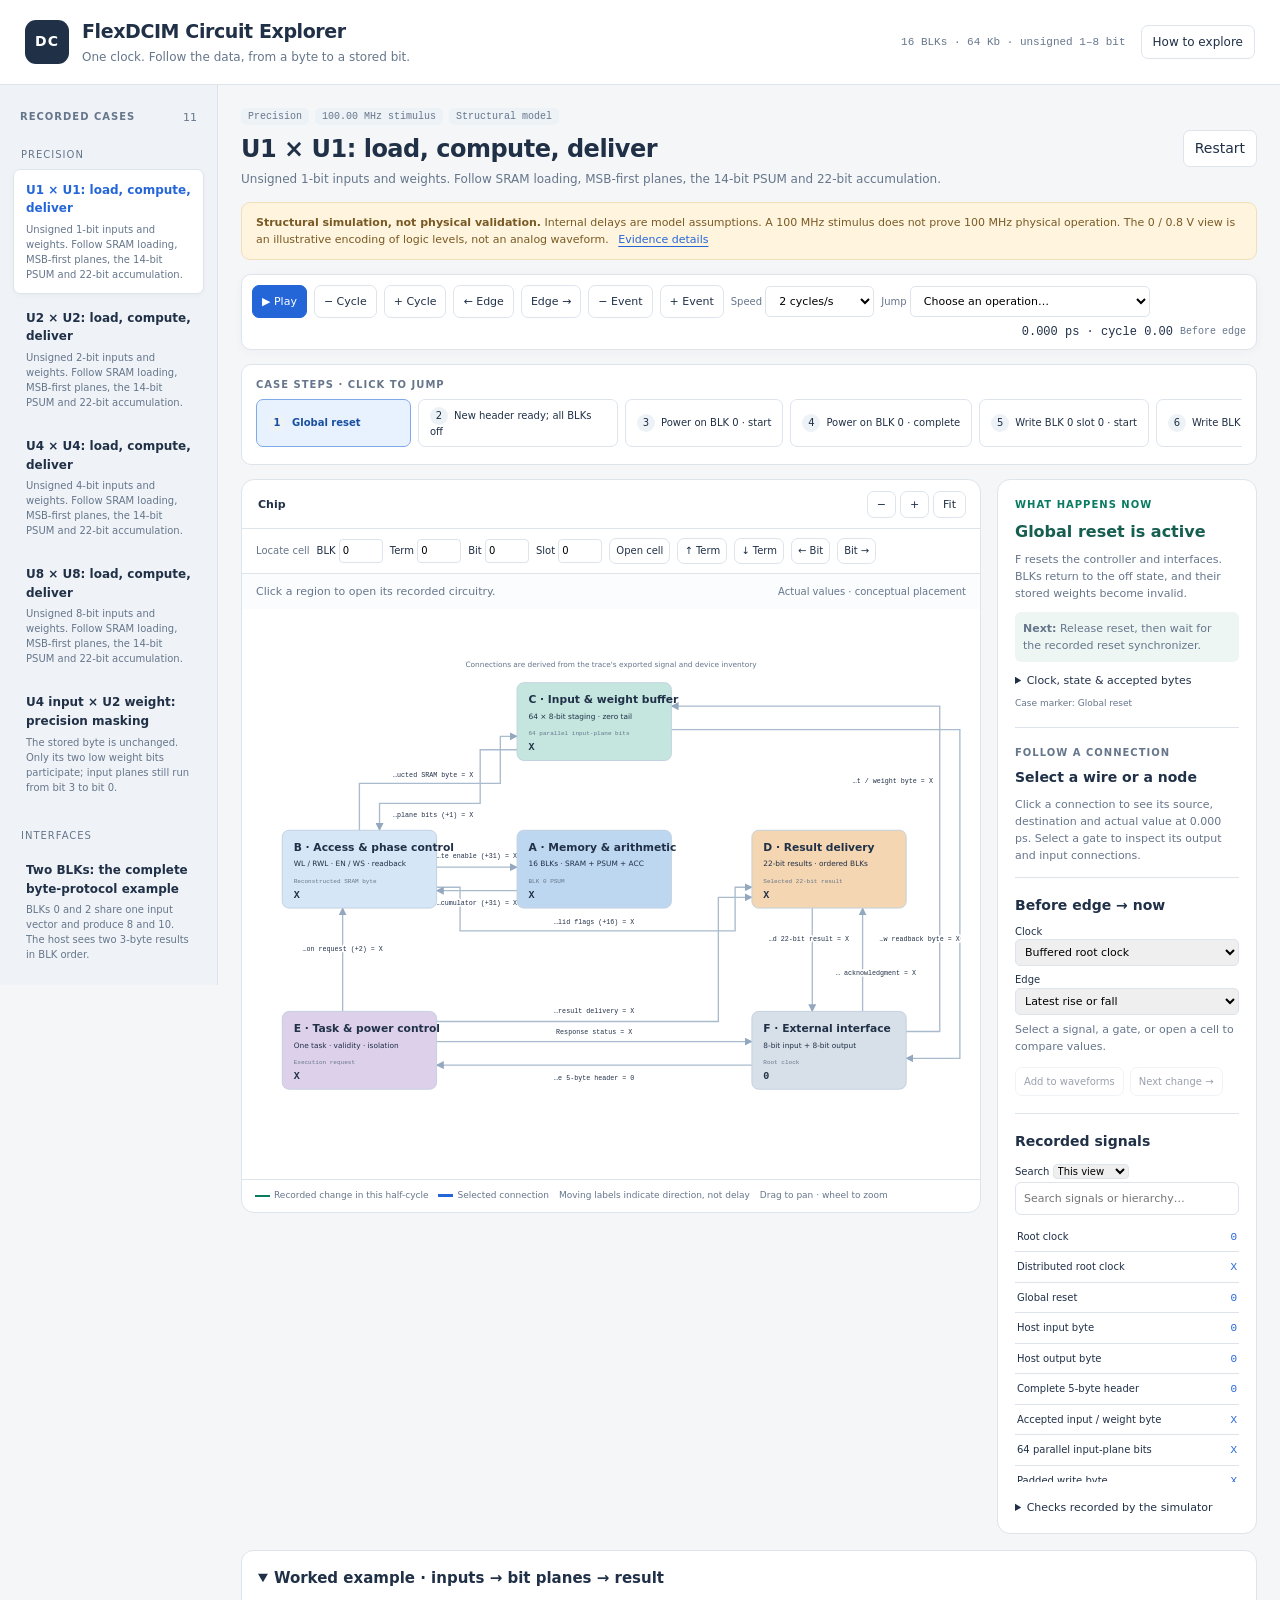
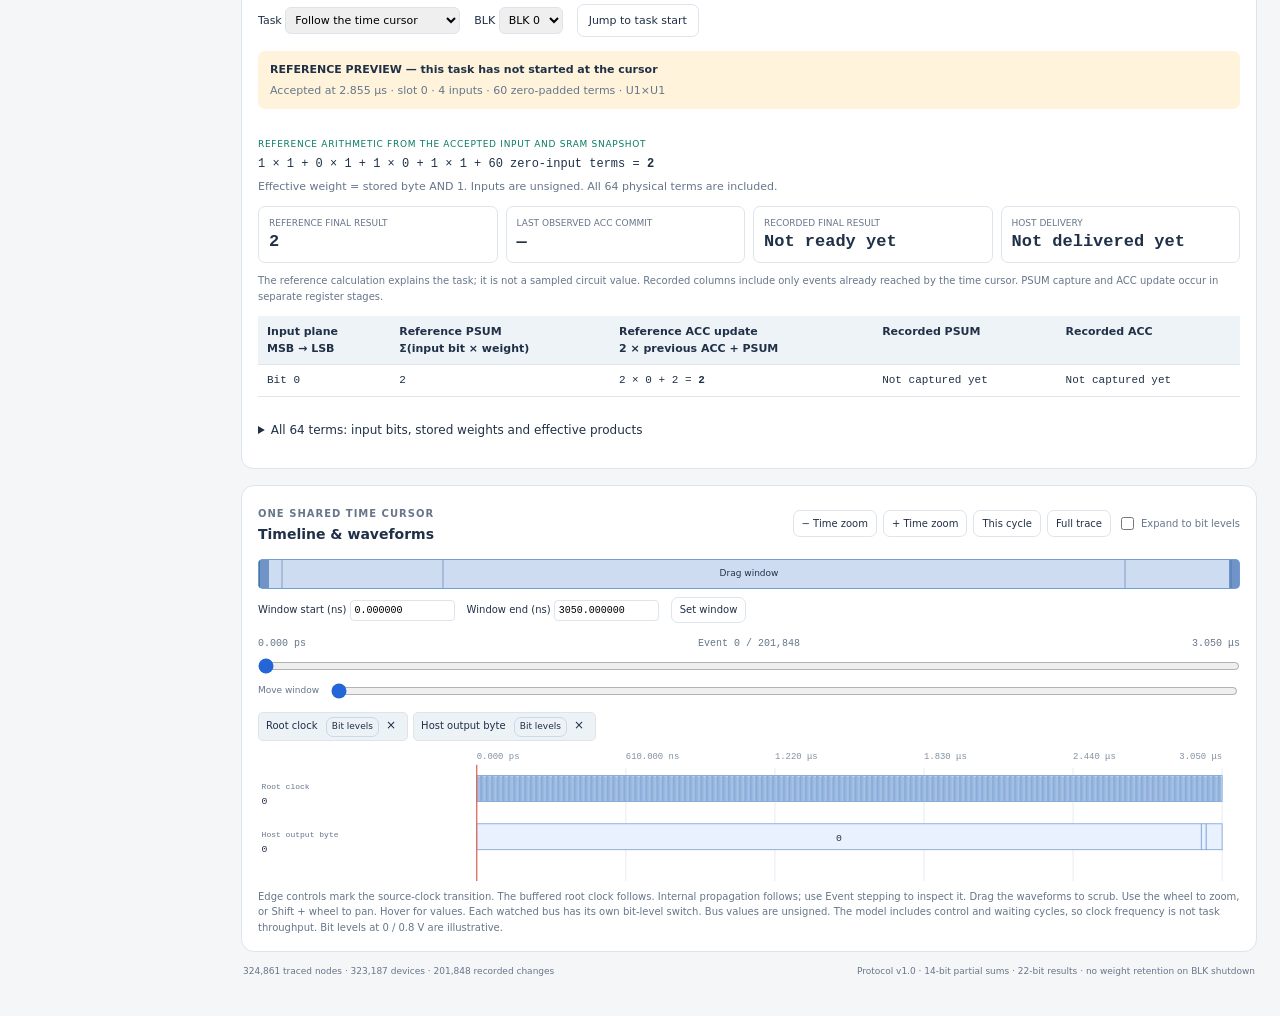
<file: index.html>
<!doctype html>
<html lang="en">
<head><meta charset="utf-8"><meta name="viewport" content="width=device-width,initial-scale=1"><title>FlexDCIM · Circuit Explorer</title><link rel="stylesheet" href="style.css"></head>
<body>
<header class="topbar"><div class="brand"><span class="brand-mark">DC</span><div><h1>FlexDCIM Circuit Explorer</h1><p>One clock. Follow the data, from a byte to a stored bit.</p></div></div><div class="top-actions"><span class="model-badge">16 BLKs · 64 Kb · unsigned 1–8 bit</span><button id="help-open">How to explore</button></div></header>
<div id="loading" role="status">Loading the recorded case library…</div>
<div id="load-error" class="error" hidden></div>
<div id="app" class="app-shell" hidden>
<aside class="library"><div class="library-heading"><span class="eyebrow">RECORDED CASES</span><span id="case-count"></span></div><nav id="case-list" aria-label="Simulation cases"></nav><div class="library-foot"><b>Start outside. Look inside.</b><p>Open a region, a BLK, and then a DPU. Every displayed value comes from the selected trace.</p><p>Dark hatching means power is off. Pale gray means powered but inactive. “?” means that the trace does not establish the state.</p></div></aside>
<main>
<section class="lesson-head"><div><div id="case-tags" class="tags"></div><h2 id="case-title"></h2><p id="case-description"></p></div><button id="restart">Restart</button></section>
<div class="evidence-note"><b>Structural simulation, not physical validation.</b> Internal delays are model assumptions. A 100 MHz stimulus does not prove 100 MHz physical operation. The 0 / 0.8 V view is an illustrative encoding of logic levels, not an analog waveform. <button id="evidence-open" class="text-button">Evidence details</button></div>
<section class="play-dock" aria-label="Playback controls"><button id="play" class="primary">▶ Play</button><button id="prev-cycle" title="Previous full cycle">− Cycle</button><button id="next-cycle" title="Next full cycle">+ Cycle</button><button id="prev-edge" title="Previous clock edge">← Edge</button><button id="next-edge" title="Next clock edge">Edge →</button><button id="prev-event" title="Previous recorded event">− Event</button><button id="next-event" title="Next recorded event">+ Event</button><label>Speed <select id="speed"><option value="0.01">0.01 cycle/s</option><option value="0.05">0.05 cycle/s</option><option value="0.5">0.5 cycle/s</option><option value="2" selected>2 cycles/s</option><option value="8">8 cycles/s</option><option value="32">32 cycles/s</option><option value="128">128 cycles/s</option></select></label><label>Jump <select id="checkpoint" aria-label="Jump to a recorded operation"><option value="">Choose an operation…</option></select></label><output id="time-readout"></output><span id="clock-status"></span></section>
<section class="chapter-panel" aria-label="Case steps"><div class="eyebrow">CASE STEPS · CLICK TO JUMP</div><nav id="chapters" aria-label="Recorded case steps"></nav></section>
<section class="visual-workspace"><div class="visual-panel"><div class="view-toolbar"><nav id="breadcrumbs" aria-label="Circuit hierarchy"></nav><div class="canvas-tools"><button id="zoom-out" aria-label="Zoom circuit out">−</button><button id="zoom-in" aria-label="Zoom circuit in">+</button><button id="fit">Fit</button></div></div><form id="cell-locator" class="cell-locator"><span>Locate cell</span><label>BLK <input id="loc-blk" type="number" min="0" max="15" value="0" required></label><label>Term <input id="loc-term" type="number" min="0" max="63" value="0" required></label><label>Bit <input id="loc-bit" type="number" min="0" max="7" value="0" required></label><label>Slot <input id="loc-slot" type="number" min="0" max="7" value="0" required></label><button type="submit">Open cell</button><button type="button" data-cell-step="-1,0" title="Previous term">↑ Term</button><button type="button" data-cell-step="1,0" title="Next term">↓ Term</button><button type="button" data-cell-step="0,-1" title="Previous weight bit">← Bit</button><button type="button" data-cell-step="0,1" title="Next weight bit">Bit →</button></form><div id="view-options" class="view-options"></div><div class="canvas-wrap"><svg id="circuit" tabindex="0" viewBox="0 0 1100 700" role="img" aria-label="Interactive connected circuit. Drag to pan and use the wheel to zoom."></svg></div><div class="flow-legend"><span><i class="legend-line active"></i>Recorded change in this half-cycle</span><span><i class="legend-line selected"></i>Selected connection</span><span>Moving labels indicate direction, not delay</span><span>Drag to pan · wheel to zoom</span></div></div>
<aside class="inspector"><section class="activity" aria-label="Current circuit activity">
<div class="eyebrow">WHAT HAPPENS NOW</div><h3 id="activity-title"></h3><p id="activity-explanation"></p>
<dl id="activity-facts"></dl><p class="activity-next"><b>Next:</b> <span id="activity-next"></span></p>
<p id="activity-pending" class="activity-pending" hidden></p>
<details class="activity-details"><summary>Clock, state &amp; accepted bytes</summary><p id="activity-clock" class="micro-note"></p><p id="activity-state" class="micro-note"></p><ol id="activity-transfers"></ol><p class="micro-note">Values are sampled at rising edges of the buffered root clock. A wire change alone is not a transfer.</p></details>
<p id="activity-step" class="micro-note"></p></section><div class="eyebrow">FOLLOW A CONNECTION</div><div id="bundle-controls" hidden><label>Signal in this connection <select id="bundle-signal"></select></label><button id="watch-bundle">Watch this bundle</button></div><h3 id="inspector-title">Select a wire or a node</h3><div id="inspector-body"><p>The source, destination and current value appear here.</p></div><section class="edge-comparison"><h3>Before edge → now</h3><label>Clock <select id="compare-clock" aria-label="Comparison clock"></select></label><label>Edge <select id="compare-edge" aria-label="Comparison edge"><option value="both">Latest rise or fall</option><option value="rising">Latest rising</option><option value="falling">Latest falling</option></select></label><div id="edge-comparison"></div></section><div class="inspector-actions"><button id="watch-selected" disabled>Add to waveforms</button><button id="next-change" disabled>Next change →</button></div><div class="inspector-divider"></div><h3>Recorded signals</h3><label class="scope-label">Search <select id="signal-scope"><option value="view">This view</option><option value="all">Entire chip</option></select></label><input id="signal-search" type="search" placeholder="Search signals or hierarchy…" aria-label="Search recorded signals"><div id="signal-list"></div><details><summary>Checks recorded by the simulator</summary><pre id="checks"></pre></details></aside></section>
<details class="worked-panel" id="worked-panel" open><summary>Worked example · inputs → bit planes → result</summary><div class="worked-controls"><label>Task <select id="lesson-task" aria-label="Worked example task"></select></label><label>BLK <select id="lesson-blk" aria-label="Worked example BLK"></select></label><button id="lesson-start" type="button">Jump to task start</button></div><div id="lesson-body"></div></details>
<section class="timeline-panel"><div class="timeline-heading"><div><span class="eyebrow">ONE SHARED TIME CURSOR</span><h3>Timeline & waveforms</h3></div><div class="timeline-tools"><button id="time-out">− Time zoom</button><button id="time-in">+ Time zoom</button><button id="focus-cycle">This cycle</button><button id="full-time">Full trace</button><label><input id="voltage" type="checkbox"> Expand to bit levels</label></div></div><div class="overview" id="time-overview" aria-label="Full trace and visible time window"><div id="overview-steps"></div><div id="overview-window"><button id="overview-left" aria-label="Drag window start" type="button"></button><span>Drag window</span><button id="overview-right" aria-label="Drag window end" type="button"></button></div></div><div class="overview-inputs"><label>Window start (ns) <input id="window-start-ns" type="number" min="0" step="0.001"></label><label>Window end (ns) <input id="window-end-ns" type="number" min="0" step="0.001"></label><button id="apply-window" type="button">Set window</button><span id="window-error" role="status"></span></div><div class="seek-labels"><span id="window-start"></span><span id="event-readout"></span><span id="window-end"></span></div><input id="seek" type="range" min="0" max="1" step="1" value="0" aria-label="Seek within the visible time window"><div class="window-pan"><span>Move window</span><input id="window-pan" type="range" min="0" max="1" step="1" value="0" aria-label="Pan the visible time window"></div><div id="watch-chips"></div><div class="wave-scroll"><svg id="waves" viewBox="0 0 1100 160" role="img" aria-label="Recorded digital waveforms"></svg><output id="wave-hover" hidden></output></div><p id="wave-note" class="micro-note">Edge controls mark the source-clock transition. The buffered root clock follows. Internal propagation follows; use Event stepping to inspect it. Drag the waveforms to scrub. Use the wheel to zoom, or Shift + wheel to pan. Hover for values. Each watched bus has its own bit-level switch. Bus values are unsigned. The model includes control and waiting cycles, so clock frequency is not task throughput. Bit levels at 0 / 0.8 V are illustrative.</p></section>
<footer><span id="trace-stats"></span><span>Protocol v1.0 · 14-bit partial sums · 22-bit results · no weight retention on BLK shutdown</span></footer>
</main></div>
<dialog id="help"><div class="dialog-head"><h2>From the interface to the transistor-level boundary</h2><button data-close="help">Close</button></div><ol><li>Choose a saved case. Press Play, step a clock edge, or step one recorded event. Combinational values can change between clock edges.</li><li>Click a region in the chip diagram. Each connection has a recorded current value. Click it to highlight its source and destinations.</li><li>Open A to see all 16 BLKs. Choose a BLK and a weight slot to inspect its 64 × 8 DPU positions. Drag the diagram to pan, or zoom with the mouse wheel.</li><li>Click a DPU to inspect the recorded device connections inside it. Unrecorded devices and nodes stay explicitly unknown.</li><li>Use Before edge → now to compare a selected signal or gate at the latest source, root, or local BLK edge. Now means the current cursor, which can be inside a propagation interval.</li><li>The worked example separates reference arithmetic from recorded PSUM, accumulator and result values. Click a captured plane to jump to its trace event.</li><li>Use Locate cell to enter BLK, term, bit and slot. Arrow keys on the focused circuit move between cells.</li><li>Add a node or a bus to the waveform pane. Drag the timeline cursor in either direction. Time zoom and circuit zoom are independent.</li></ol><h3>Read the colors correctly</h3><p>Dark hatched BLKs are off. Gray powered cells have no traced WL/RWL activity at this instant. Blue marks active read/evaluation; amber marks a write. A yellow X is an unknown logical value. “Untraced” means no evidence was saved for that point, not zero.</p><h3>What this does not prove</h3><p>This is a structural digital model. It does not simulate continuous voltages, metastability, leakage, IR drop, switch sizing, or physical timing closure. Motion along a line explains direction only. It is not a measured propagation animation.</p><p>All selected BLKs share one input precision, weight precision and slot per task. Inputs and weights are unsigned. This design has 16 BLKs with 64 terms each; it does not use the earlier Colonnade pipeline.</p></dialog>
<dialog id="evidence"><div class="dialog-head"><h2>Trace and evidence scope</h2><button data-close="evidence">Close</button></div><pre id="evidence-json"></pre></dialog>
<script src="inspection.js" defer></script>
<script src="lessons.js" defer></script>
<script src="app.js" defer></script>
</body></html>
</file>
<file: style.css>
:root{--bg:#f5f6f8;--surface:#fff;--ink:#203047;--muted:#66768b;--line:#dde4ec;--soft:#edf2f7;--accent:#2466d8;--green:#087b63;--amber:#a36c16;--danger:#b63c4b;--purple:#7951ac;--mono:ui-monospace,SFMono-Regular,Consolas,monospace;font-family:system-ui,-apple-system,"Segoe UI",sans-serif;color:var(--ink);background:var(--bg);font-size:14px;line-height:1.55;color-scheme:light}*{box-sizing:border-box}body{margin:0}h1,h2,h3,p{margin:0}h1{font-size:19px;letter-spacing:-.4px}h2{font-size:24px;line-height:1.3;letter-spacing:-.5px}h3{font-size:14px}p{color:var(--muted)}button,input,select{font:inherit}button,select{cursor:pointer}button{padding:7px 11px;border:1px solid var(--line);border-radius:7px;background:white;color:var(--ink)}button:hover{background:var(--soft);border-color:#afc2d7}button:focus-visible,input:focus-visible,select:focus-visible,[tabindex]:focus-visible{outline:3px solid #93baff;outline-offset:3px}button:disabled{opacity:.45;cursor:default}[hidden]{display:none!important}.primary{background:var(--accent);color:white;border-color:var(--accent)}.primary:hover{background:#1851b0;color:white}.text-button{color:var(--accent);border:0;background:transparent;padding:0;text-decoration:underline;text-underline-offset:3px}.topbar{display:flex;justify-content:space-between;align-items:center;gap:18px;padding:17px 25px;background:white;border-bottom:1px solid var(--line)}.brand{display:flex;gap:13px;align-items:center}.brand-mark{display:grid;place-items:center;width:44px;height:44px;background:var(--ink);color:white;border-radius:11px;font-weight:750;letter-spacing:1px}.brand p{font-size:12px;margin-top:2px}.top-actions{display:flex;gap:15px;align-items:center}.model-badge{font:11px var(--mono);color:var(--muted)}.top-actions button{font-size:12px}.app-shell{display:grid;grid-template-columns:218px minmax(0,1fr);max-width:2100px;margin:auto}.library{padding:24px 13px;border-right:1px solid var(--line);background:#eff3f7;align-self:start;position:sticky;top:0;max-height:100vh;overflow:auto}.library-heading{display:flex;justify-content:space-between;padding:0 7px;margin-bottom:14px;color:var(--muted);font-size:11px}.eyebrow{font-size:10px;font-weight:700;letter-spacing:1px;color:var(--muted)}.case-group{margin:21px 8px 6px;font-size:10px;letter-spacing:1px;text-transform:uppercase;color:var(--muted)}.case-card{display:block;text-align:left;width:100%;border-color:transparent;padding:11px 12px;background:transparent;margin:3px 0}.case-card strong{display:block;font-size:12px;font-weight:650}.case-card small{display:block;font-size:10px;line-height:1.5;color:var(--muted);margin-top:4px}.case-card[aria-current=true]{background:white;border-color:var(--line);box-shadow:0 2px 5px #172c4a08}.case-card[aria-current=true] strong{color:var(--accent)}.library-foot{border-top:1px solid var(--line);padding:18px 8px;margin-top:23px;font-size:11px}.library-foot p{margin-top:9px}main{padding:23px;min-width:0}.lesson-head{display:flex;justify-content:space-between;gap:14px;align-items:center;margin-bottom:13px}.lesson-head p{max-width:950px;margin-top:5px;font-size:12px}.tags{display:flex;gap:6px;margin-bottom:9px}.tag{padding:3px 7px;background:var(--soft);border-radius:5px;font:10px var(--mono);color:var(--muted)}.evidence-note{background:#fff4dd;border:1px solid #f0dfba;border-radius:9px;padding:11px 14px;font-size:11px;color:#795a25}.evidence-note button{font-size:11px;margin-left:6px}.play-dock{display:flex;align-items:center;gap:7px;padding:10px;margin:14px 0;background:#fffffff2;border:1px solid var(--line);border-radius:10px;position:sticky;top:0;z-index:20;box-shadow:0 2px 10px #26344709;backdrop-filter:blur(8px);flex-wrap:wrap}.play-dock button,.play-dock select{font-size:11px;padding:7px 9px}.play-dock label{font-size:10px;color:var(--muted)}.play-dock select{border:1px solid var(--line);border-radius:5px;background:white}.play-dock output{margin-left:auto;font:12px var(--mono);white-space:nowrap}#clock-status{font:10px var(--mono);color:var(--muted);min-width:64px}.visual-workspace{display:grid;grid-template-columns:minmax(500px,1fr) 260px;gap:16px}.visual-panel,.inspector,.timeline-panel{background:white;border:1px solid var(--line);border-radius:13px}.visual-panel{overflow:hidden;align-self:start}.view-toolbar{display:flex;justify-content:space-between;gap:10px;align-items:center;padding:10px 14px;border-bottom:1px solid var(--line);min-height:49px}.view-toolbar nav{display:flex;align-items:center;gap:5px;flex-wrap:wrap;font-size:11px}.crumb{border:0;padding:2px;background:none;color:var(--accent)}.crumb.current{color:var(--ink);font-weight:650}.canvas-tools{display:flex;gap:4px;white-space:nowrap}.canvas-tools button{font-size:11px;padding:4px 9px}.view-options{padding:9px 14px;display:flex;gap:12px;align-items:center;flex-wrap:wrap;font-size:11px;color:var(--muted);min-height:35px;background:#fbfcfe}.view-options label{display:flex;align-items:center;gap:5px}.view-options select{padding:3px 7px;border:1px solid var(--line);border-radius:5px;background:white}.view-options .hint{margin-left:auto;font-size:10px}.canvas-wrap{height:570px;overflow:hidden;background:radial-gradient(#dce4ef 0.6px,transparent .6px);background-size:16px 16px}.canvas-wrap svg{display:block;width:100%;height:100%;touch-action:none;user-select:none;cursor:grab}.canvas-wrap svg.dragging{cursor:grabbing}.flow-legend{display:flex;flex-wrap:wrap;gap:10px;padding:9px 13px;border-top:1px solid var(--line);font-size:9px;color:var(--muted)}.legend-line{display:inline-block;width:15px;height:2px;margin-right:4px;vertical-align:middle;background:#b4c3d3}.legend-line.active{background:var(--green)}.legend-line.selected{background:var(--accent);height:3px}.inspector{padding:17px;align-self:start;max-height:820px;overflow:auto;min-width:0}.inspector h3{margin:7px 0}.inspector p{font-size:11px}.inspector code{font:10px var(--mono);overflow-wrap:anywhere}.inspector pre{font:10px/1.6 var(--mono);white-space:pre-wrap;overflow-wrap:anywhere}.inspector-actions{display:flex;gap:6px;margin-top:12px;flex-wrap:wrap}.inspector-actions button{font-size:10px;padding:6px 8px}.inspector-divider{height:1px;background:var(--line);margin:17px 0}.value-large{font:600 29px var(--mono);color:var(--accent);padding:8px 0}.net-detail{padding:7px 0;border-bottom:1px solid var(--line)}.net-detail small{display:block;font-size:9px;letter-spacing:.4px;color:var(--muted);margin-bottom:3px}.net-detail b{font-size:11px;overflow-wrap:anywhere}.signal-item{display:flex;gap:6px;justify-content:space-between;align-items:center;text-align:left;border:0;border-bottom:1px solid var(--line);border-radius:0;width:100%;padding:7px 2px;font-size:10px;background:transparent}.signal-item span{overflow-wrap:anywhere}.signal-item code{flex:none;color:var(--accent);font-size:11px}.signal-item.selected{background:#e9f1ff}.inspector input{width:100%;padding:7px 8px;border:1px solid var(--line);border-radius:6px;font-size:11px}#signal-list{max-height:260px;overflow:auto;margin-top:7px}.inspector details{font-size:11px;margin-top:17px}.inspector summary{cursor:pointer}.timeline-panel{margin-top:16px;padding:16px}.timeline-heading{display:flex;justify-content:space-between;gap:15px;align-items:center;flex-wrap:wrap}.timeline-tools{display:flex;gap:6px;flex-wrap:wrap;align-items:center}.timeline-tools button{font-size:10px;padding:5px 8px}.timeline-tools label{font-size:10px;color:var(--muted);display:flex;gap:4px;align-items:center}.seek-labels{display:flex;justify-content:space-between;gap:10px;font:10px var(--mono);color:var(--muted);margin-top:15px}input[type=range]{accent-color:var(--accent)}#seek{width:100%;margin:9px 0}.window-pan{display:flex;align-items:center;gap:10px;font-size:9px;color:var(--muted)}.window-pan input{flex:1;min-width:50px;height:12px}#watch-chips{display:flex;gap:5px;flex-wrap:wrap;margin:13px 0 6px}.watch-chip{font-size:10px;background:var(--soft);padding:3px 7px;border-radius:5px;border:1px solid var(--line)}.watch-chip button{padding:0 4px;border:0;background:transparent;font-size:12px}.wave-scroll{overflow:auto}.wave-scroll svg{width:100%;min-width:700px;height:auto;display:block;cursor:crosshair}.micro-note{font-size:10px;color:var(--muted);margin-top:8px}footer{display:flex;justify-content:space-between;gap:12px;padding:13px 2px;font-size:9px;color:var(--muted)}#loading{padding:70px;text-align:center;color:var(--muted)}.error{margin:30px;padding:25px;background:#fff1f0;border:1px solid #e7a9a4;border-radius:12px;color:#893b36}.error code{font:12px var(--mono)}dialog{border:1px solid var(--line);border-radius:15px;max-width:760px;width:calc(100% - 35px);padding:25px;color:var(--ink)}dialog::backdrop{background:#16263b70}.dialog-head{display:flex;justify-content:space-between;align-items:center;gap:15px}.dialog-head h2{font-size:20px}dialog p,dialog li{font-size:13px;line-height:1.75;margin-top:10px}dialog h3{margin-top:17px}dialog pre{font:11px/1.65 var(--mono);white-space:pre-wrap;overflow-wrap:anywhere;max-height:70vh;overflow:auto}.empty{font-size:13px;color:var(--muted);padding:20px}
svg text{font-family:system-ui,-apple-system,sans-serif;fill:var(--ink)}svg .mono{font-family:var(--mono)}svg .muted{fill:var(--muted)}svg .wire{fill:none;stroke:#a9bbcc;stroke-width:2;pointer-events:none}svg .wire.changed{stroke:#0a9477;stroke-width:2.8}svg .wire.selected{stroke:#2466da;stroke-width:4}svg .wire-hit{fill:none;stroke:transparent;stroke-width:16;cursor:pointer}svg .wire-label{font-size:10px;font-family:var(--mono);paint-order:stroke;stroke:white;stroke-width:5;stroke-linejoin:round;pointer-events:none}svg .wire-label.selected{fill:var(--accent);font-weight:750}svg .port{fill:white;stroke:#91a7bc;stroke-width:1.5}svg .clickable{cursor:pointer}svg .clickable:hover>.box{stroke:var(--accent);stroke-width:2.5}svg .box{stroke:#bfcedd;stroke-width:1.3;rx:10}svg .box.source,svg .box.destination{stroke:var(--accent);stroke-width:3}svg .title{font-size:16px;font-weight:700}svg .sub{font-size:11px}svg .value{font:600 15px var(--mono)}svg .packet{font:700 11px var(--mono);fill:#078269;paint-order:stroke;stroke:white;stroke-width:4;pointer-events:none}svg .off{fill:#3e4c60;stroke:#28364b}svg .idle{fill:#edf1f5}svg .active-cell{fill:#dcecff;stroke:#75a9e3}svg .write-cell{fill:#fff0cc;stroke:#dba84b}svg .unknown-cell{fill:#fff8df;stroke:#d8c385}svg .cell-text-off{fill:#e6edf6}svg .cell-value{font:700 16px var(--mono)}svg .cell-small{font:9px var(--mono);fill:#778ba1}svg .boundary{fill:#f0f4f9;stroke:#cbd6e2;rx:6}svg .gate{fill:white;stroke:#a9bfd4;rx:8}svg .device-kind{font-size:14px;font-weight:700}svg .device-name{font:9px var(--mono);fill:var(--muted)}svg .bus-segment{fill:#e9f1ff;stroke:#85a9d7;stroke-width:1}svg .wave-line{fill:none;stroke:#2478bd;stroke-width:1.5}svg .wave-unknown{fill:#fff1d0;stroke:#b88d39}svg .wave-cursor{stroke:#df665c;stroke-width:1.4}svg .grid-line{stroke:#e3eaf2;stroke-width:1}svg .time-label{fill:#8190a3;font:10px var(--mono)}
@media(min-width:1700px){.visual-workspace{grid-template-columns:minmax(650px,1fr) 300px}.canvas-wrap{height:660px}}@media(max-width:1200px){.app-shell{grid-template-columns:183px minmax(0,1fr)}main{padding:16px}.visual-workspace{grid-template-columns:minmax(400px,1fr) 225px}.inspector{padding:12px}.model-badge{display:none}.canvas-wrap{height:520px}}@media(max-width:950px){.visual-workspace{grid-template-columns:1fr}.inspector{max-height:360px;display:grid;grid-template-columns:1fr 1fr;gap:0 16px}.inspector>.eyebrow,.inspector>h3:first-of-type{grid-column:1/-1}.inspector-divider{display:none}.inspector-actions{align-content:start}#signal-list{max-height:180px}.canvas-wrap{height:560px}.play-dock output{font-size:10px}}@media(max-width:700px){.app-shell{display:block}.topbar{padding:12px}.brand-mark{width:35px;height:35px;font-size:12px}h1{font-size:16px}.brand p{font-size:10px}.top-actions button{font-size:10px;padding:6px}.library{position:static;max-height:none;border:0;padding:8px 12px}.library-heading,.library-foot,.case-group{display:none}#case-list{display:flex;overflow:auto;gap:6px}.case-card{min-width:150px;max-width:150px;padding:9px}.case-card small{display:none}main{padding:12px}h2{font-size:21px}.visual-workspace{display:block}.inspector{display:block;margin-top:12px}.canvas-wrap{height:490px}.timeline-panel{padding:12px}.play-dock{gap:5px}.play-dock button{padding:6px;font-size:10px}.view-options{font-size:10px}footer{flex-direction:column}.model-badge{display:none}}@media(prefers-reduced-motion:reduce){*{scroll-behavior:auto!important;transition:none!important}.packet{display:none}}
.value-large,#inspector-title{overflow-wrap:anywhere;word-break:break-word}.view-options button{font-size:10px;padding:4px 7px}#checkpoint{max-width:240px}svg .off{fill:url(#off-hatch)}

.activity{grid-column:1/-1;border-bottom:1px solid var(--line);padding-bottom:16px;margin-bottom:17px}.activity>.eyebrow{color:var(--green)}.inspector .activity h3{font-size:16px;line-height:1.35;color:#155e50;margin:8px 0}.activity dl{margin:10px 0;font-size:10px}.activity dl div{display:flex;justify-content:space-between;gap:12px;padding:3px 0;border-bottom:1px solid #eef1f5}.activity dt{color:var(--muted)}.activity dd{margin:0;text-align:right;font-family:var(--mono)}.activity-next{background:#edf6f3;border-radius:6px;padding:8px}.activity-pending{background:#fff3d9;padding:8px;margin-top:8px;border-radius:6px}.inspector .activity-details{margin-top:10px}.activity-details ol{list-style:none;padding:0;margin:6px 0;font-size:10px}.activity-details li{padding:6px 0;border-bottom:1px solid var(--line)}.activity-details small{display:block;color:var(--muted)}#activity-step{font-size:9px}.gate-inputs>div{padding:4px 0;overflow-wrap:anywhere}

.chapter-panel{margin:0 0 14px;padding:12px 14px;border:1px solid var(--line);border-radius:10px;background:#fff}#chapters{display:flex;overflow:auto;gap:7px;margin-top:7px;padding-bottom:5px}#chapters button{font-size:10px;min-width:155px;max-width:200px;flex-shrink:0;text-align:left;line-height:1.4}#chapters span{display:inline-grid;place-items:center;border-radius:50%;width:18px;height:18px;background:var(--soft);margin-right:6px}#chapters .past{color:var(--green);border-color:#b8ded1}#chapters .current{background:#e8f2ff;border-color:#7fa9e8;color:#194f9e;font-weight:650}.cell-locator{display:flex;flex-wrap:wrap;gap:7px;align-items:center;border-bottom:1px solid var(--line);padding:9px 14px;font-size:10px}.cell-locator input{width:44px;border:1px solid var(--line);border-radius:4px;padding:3px}.cell-locator button{padding:4px 6px;font-size:10px}.cell-locator>span{color:var(--muted)}.edge-comparison,.gate-explanation{margin-top:13px;padding-top:10px;border-top:1px solid var(--line)}.edge-comparison label,#bundle-controls label{display:block;font-size:10px;margin:6px 0}.edge-comparison select,#bundle-controls select{display:block;width:100%;font-size:11px;padding:5px;border:1px solid var(--line);border-radius:5px}.edge-comparison .table-scroll{max-height:260px}.compare-table td:first-child{max-width:155px;overflow-wrap:anywhere}.compare-word{font:600 17px var(--mono);margin:8px 0;color:var(--accent);overflow-wrap:anywhere}.edge-jumps{display:flex;gap:5px;margin:7px 0}.edge-jumps button{padding:4px 6px;font-size:10px}.gate-explanation p{margin:7px 0}.gate-explanation h3{color:var(--green)}.scope-label{font-size:10px}.scope-label select{font-size:10px;max-width:100%;border:1px solid var(--line);border-radius:4px}.table-scroll{overflow:auto}table{border-collapse:collapse;width:100%;font-size:11px;text-align:left}th{font-weight:650;background:#eef3f8}th,td{border-bottom:1px solid var(--line);padding:7px 9px;vertical-align:top}td{font-family:var(--mono)}.changed-row{background:#eaf6ee}.compare-table{font-size:10px}.compare-table th,.compare-table td{padding:5px}.worked-panel{background:white;border:1px solid var(--line);border-radius:12px;padding:16px;margin-top:16px}.worked-panel>summary{font-size:15px;font-weight:650;cursor:pointer}.worked-controls{display:flex;align-items:center;gap:14px;flex-wrap:wrap;margin:14px 0}.worked-controls label{font-size:11px}.worked-controls select{padding:5px;border:1px solid var(--line);border-radius:6px;max-width:100%;font-size:11px}.worked-controls button{font-size:11px}.lesson-state{padding:10px 12px;background:#edf5fc;border-radius:7px;font-size:11px;margin:10px 0}.lesson-state span{display:block;margin-top:4px;color:var(--muted)}.lesson-state.future{background:#fff4db}.lesson-equation{padding:13px 0;overflow-wrap:anywhere}.lesson-equation small{color:var(--green);font-size:9px;letter-spacing:.7px}.lesson-equation p{font:12px/1.8 var(--mono);color:var(--ink)}.lesson-equation p+p{font:11px system-ui;color:var(--muted);margin-top:4px}.result-comparison{display:grid;grid-template-columns:repeat(4,1fr);gap:8px;margin-bottom:10px}.result-comparison div{border:1px solid var(--line);border-radius:7px;padding:10px}.result-comparison small{display:block;font-size:9px;color:var(--muted)}.result-comparison b{font:600 17px var(--mono);overflow-wrap:anywhere}.plane-table{margin:12px 0}.plane-table td{vertical-align:middle}.sample-jump{font:11px var(--mono);padding:4px 8px;color:var(--accent)}.sample-jump small{display:block;font-size:9px;color:var(--muted)}#lesson-terms summary{font-size:12px;cursor:pointer;margin:12px 0}.terms-scroll{max-height:390px}.terms-scroll th{position:sticky;top:0}.padded-term{color:#788595;background:#f8fafc}.overview{position:relative;height:30px;margin-top:14px;background:#eaf0f7;border-radius:5px;touch-action:none;overflow:hidden;cursor:crosshair}.overview #overview-steps{position:absolute;inset:0;pointer-events:none}.overview #overview-steps span{position:absolute;width:2px;top:0;bottom:0;background:#bdccdd}.overview #overview-steps .past{background:#7ca999}#overview-window{position:absolute;height:100%;min-width:3px;background:#2766cc24;border:1px solid #729bd7;display:flex;align-items:center;justify-content:space-between;cursor:grab}#overview-window span{font-size:9px;white-space:nowrap;pointer-events:none;overflow:hidden}#overview-window button{border:0;border-radius:0;padding:0;width:10px;flex-shrink:0;align-self:stretch;background:#2459a88c;cursor:ew-resize;touch-action:none}.overview-inputs{display:flex;flex-wrap:wrap;gap:12px;align-items:center;margin-top:8px;font-size:10px}.overview-inputs input{font:10px var(--mono);width:105px;padding:4px;border:1px solid var(--line);border-radius:4px}.overview-inputs button{font-size:10px;padding:4px 8px}#window-error{color:var(--danger)}.wave-scroll{position:relative;touch-action:none}#wave-hover{position:sticky;bottom:0;left:0;display:block;padding:7px 10px;font:11px var(--mono);color:white;background:#203047ee;border-radius:5px;pointer-events:none}.watch-chip button[aria-pressed=true]{background:#d1e4ff;color:#174d91}.watch-chip button[data-expand-watch]{font-size:9px;padding:2px 5px;margin-left:5px;border:1px solid #ccd9eb}#bundle-controls{padding:10px 0;border-bottom:1px solid var(--line)}#watch-bundle{font-size:10px;padding:5px 7px}.inspector{max-height:1060px}@media(max-width:950px){.edge-comparison{grid-column:1/-1}.inspector{display:block;max-height:700px}.result-comparison{grid-template-columns:repeat(2,1fr)}}@media(max-width:700px){.worked-controls{display:block}.worked-controls label{display:block;margin:8px 0}.cell-locator input{width:41px}.result-comparison b{font-size:14px}}
</file>
